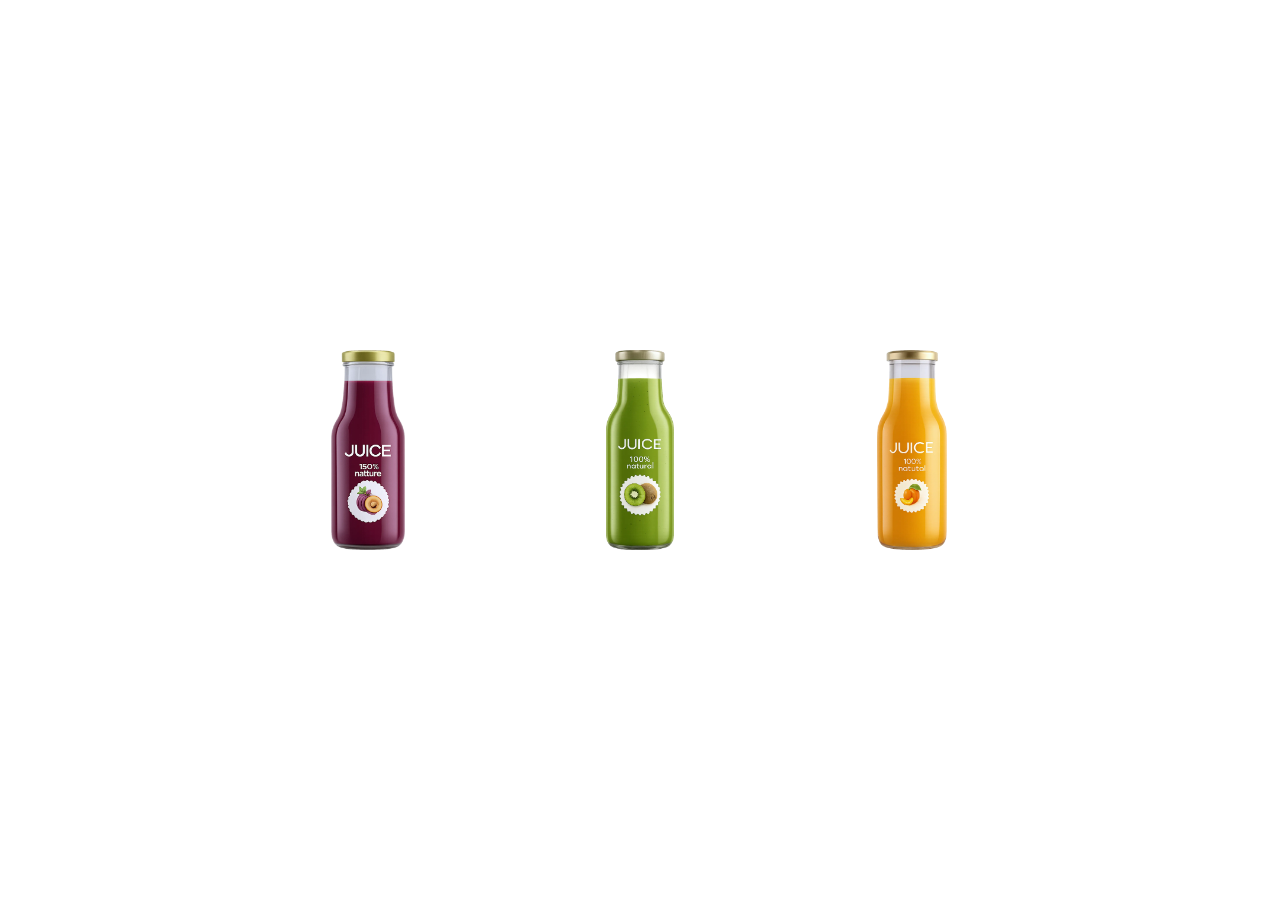
<file: index.html>
<!DOCTYPE html>
<html lang="en">
<head>
    <meta charset="UTF-8">
    <meta name="viewport" content="width=device-width, initial-scale=1.0">
    <title>CSS Bottle View Transitions Effect</title>
    <link rel="stylesheet" href="./assets/css/style.css">
</head>
<body>
    <main class="main">
        <ul class="grid">
            <li>
                <a href="./product-1.html" class="card">
                    <img class="card__image" src="./assets/images/bottle-1.webp" alt="bottle" loading="eager" style="view-transition-name: --bottle-1;" />
                </a>
            </li>
            <li>
                <a href="./product-2.html" class="card">
                    <img class="card__image" src="./assets/images/bottle-2.webp" alt="bottle" loading="eager" style="view-transition-name: --bottle-2;" />
                </a>
            </li>
            <li>
                <a href="./product-3.html" class="card">
                    <img class="card__image" src="./assets/images/bottle-3.webp" alt="bottle" loading="eager" style="view-transition-name: --bottle-3;" />
                </a>
            </li>
        </ul>
    </main>
</body>
</html>
</file>
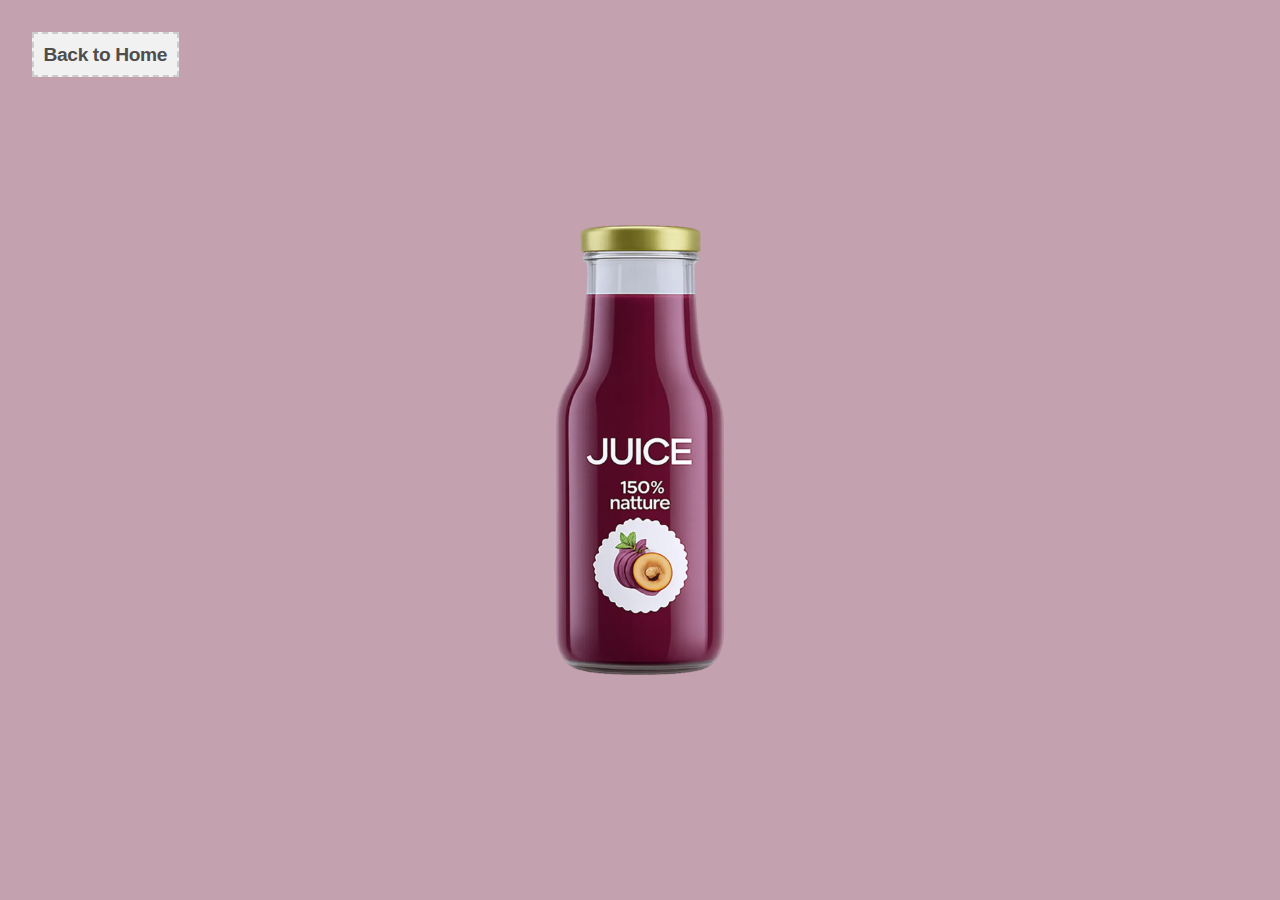
<file: product-1.html>
<!DOCTYPE html>
<html lang="en">
<head>
    <meta charset="UTF-8">
    <meta name="viewport" content="width=device-width, initial-scale=1.0">
    <title>Bottle 1 | CSS View Transitions Effect</title>
    <link rel="stylesheet" href="./assets/css/style.css">
</head>
<body style="--_bg-color: #c4a1ae;">
    <main class="main">
        <a href="./index.html" class="back">Back to Home</a>
        <img class="preview" src="./assets/images/bottle-1.webp" alt="bottle" loading="eager" style="view-transition-name: --bottle-1;" />
    </main>
</body>
</html>
</file>
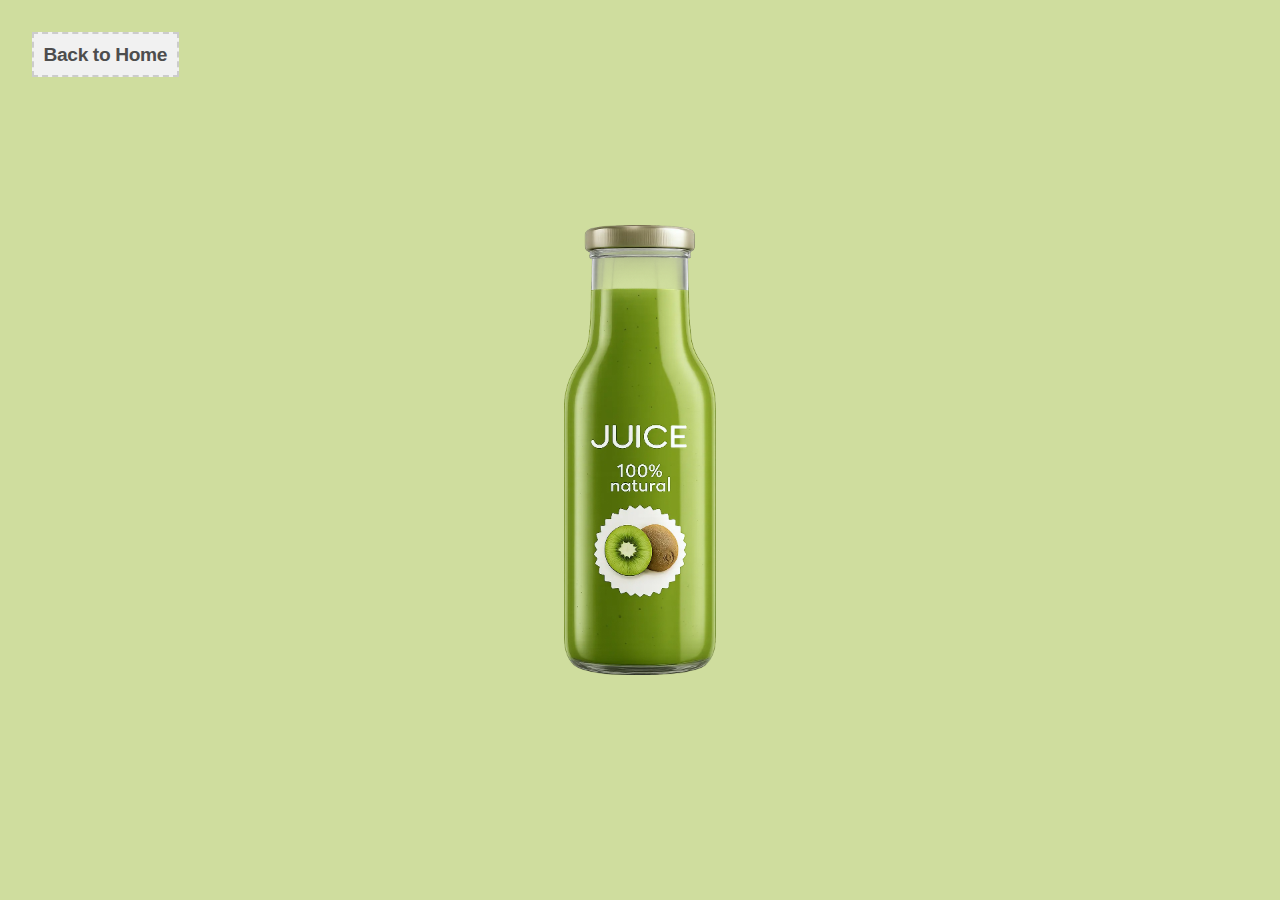
<file: product-2.html>
<!DOCTYPE html>
<html lang="en">
<head>
    <meta charset="UTF-8">
    <meta name="viewport" content="width=device-width, initial-scale=1.0">
    <title>Bottle 2 | CSS View Transitions Effect</title>
    <link rel="stylesheet" href="./assets/css/style.css">
</head>
<body style="--_bg-color: #cfdd9e;">
    <main class="main">
        <a href="./index.html" class="back">Back to Home</a>
        <img class="preview" src="./assets/images/bottle-2.webp" alt="bottle" loading="eager" style="view-transition-name: --bottle-2;" />
    </main>
</body>
</html>
</file>
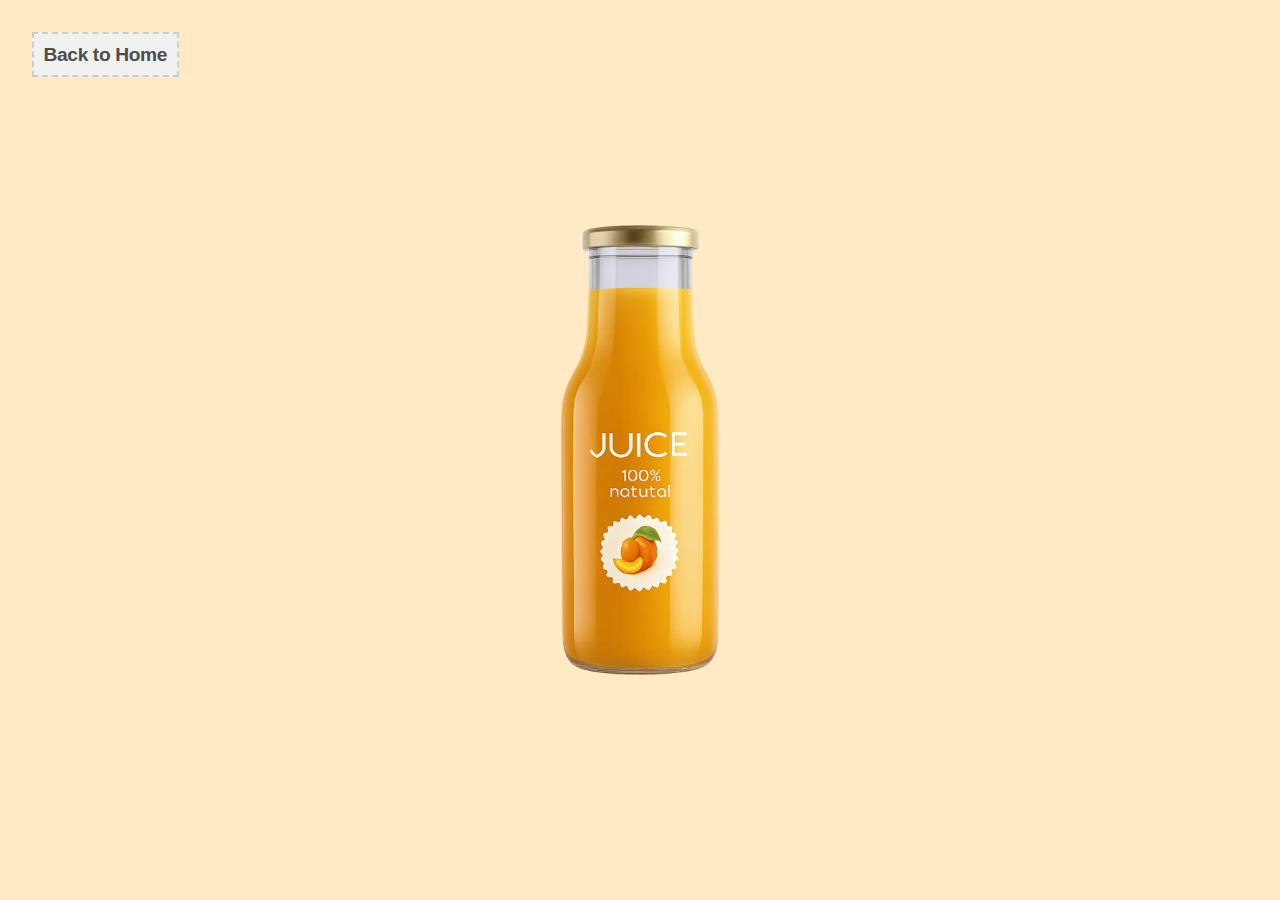
<file: product-3.html>
<!DOCTYPE html>
<html lang="en">
<head>
    <meta charset="UTF-8">
    <meta name="viewport" content="width=device-width, initial-scale=1.0">
    <title>Bottle 3 | CSS View Transitions Effect</title>
    <link rel="stylesheet" href="./assets/css/style.css">
</head>
<body style="--_bg-color: #ffeac5;">
    <main class="main">
        <a href="./index.html" class="back">Back to Home</a>
        <img class="preview" src="./assets/images/bottle-3.webp" alt="bottle" loading="eager" style="view-transition-name: --bottle-3;" />
    </main>
</body>
</html>
</file>
<file: assets/css/style.css>
@view-transition {
  navigation: auto;
}

* {
    margin: 0;
    padding: 0;
    box-sizing: border-box;
}

body {
    font-family: sans-serif;
    font-size: 1rem;
    font-weight: 400;
    background-color: var(--_bg-color);
}

img {
    display: block;
    max-width: 100%;
}

.main {
    position: relative;
    display: grid;
    place-items: center;
    min-height: 100svh;
    padding: 1rem;

    .back {
        position: absolute;
        top: 2rem;
        left: 2rem;
        font-size: 1.2rem;
        text-decoration: none;
        letter-spacing: -0.02em;
        font-weight: bold;
        padding: 0.5em;
        color: #4d4d4d;
        background-color: #f1f1f1;
        border: 2px dashed #ccc;
    }

    .preview {
        max-height: 50vh;
    }
}

.grid {
    display: grid;
    grid-template-columns: repeat(auto-fit, minmax(100px, 1fr));
    gap: 1rem;
    list-style-type: '';
    width: min(100%, 800px);
}

.card {
    display: grid;
    place-items: center;
    padding: 1rem;

    .card__image {
        max-height: 200px;
    }
}
</file>
